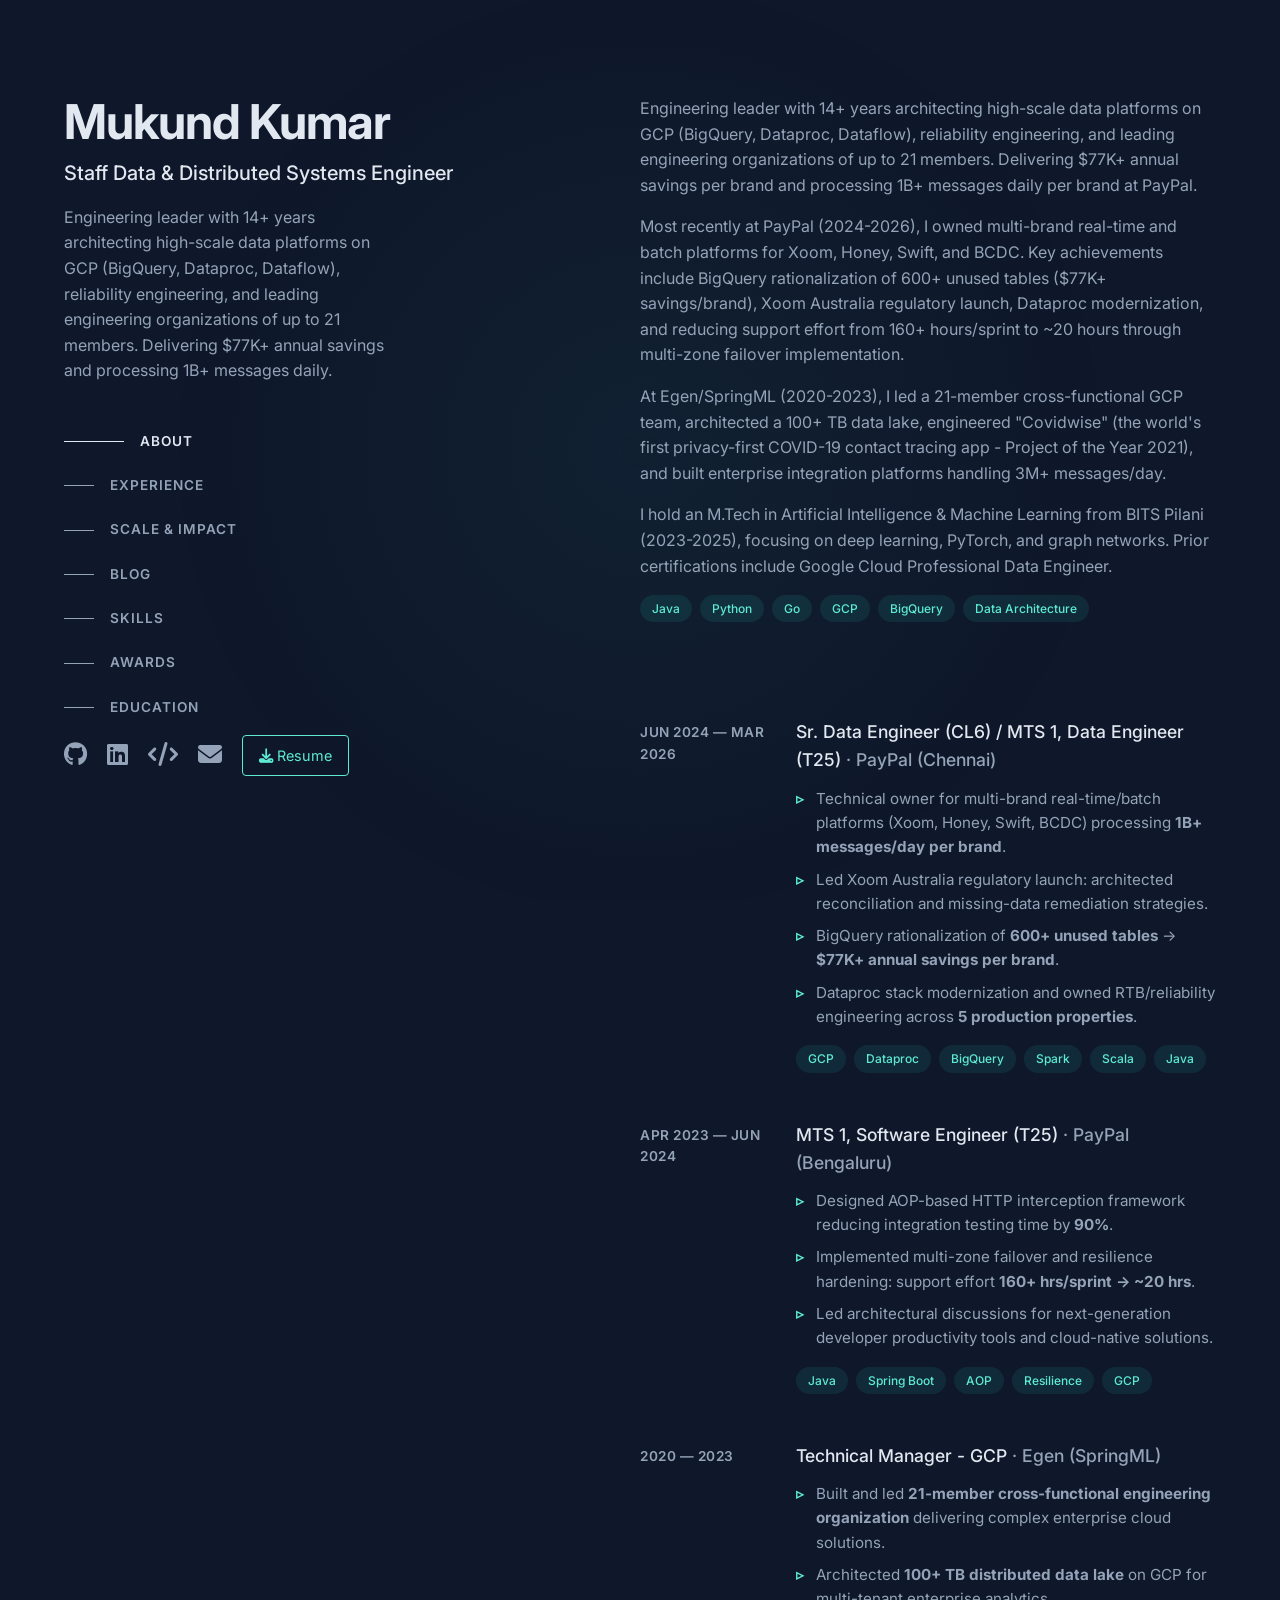
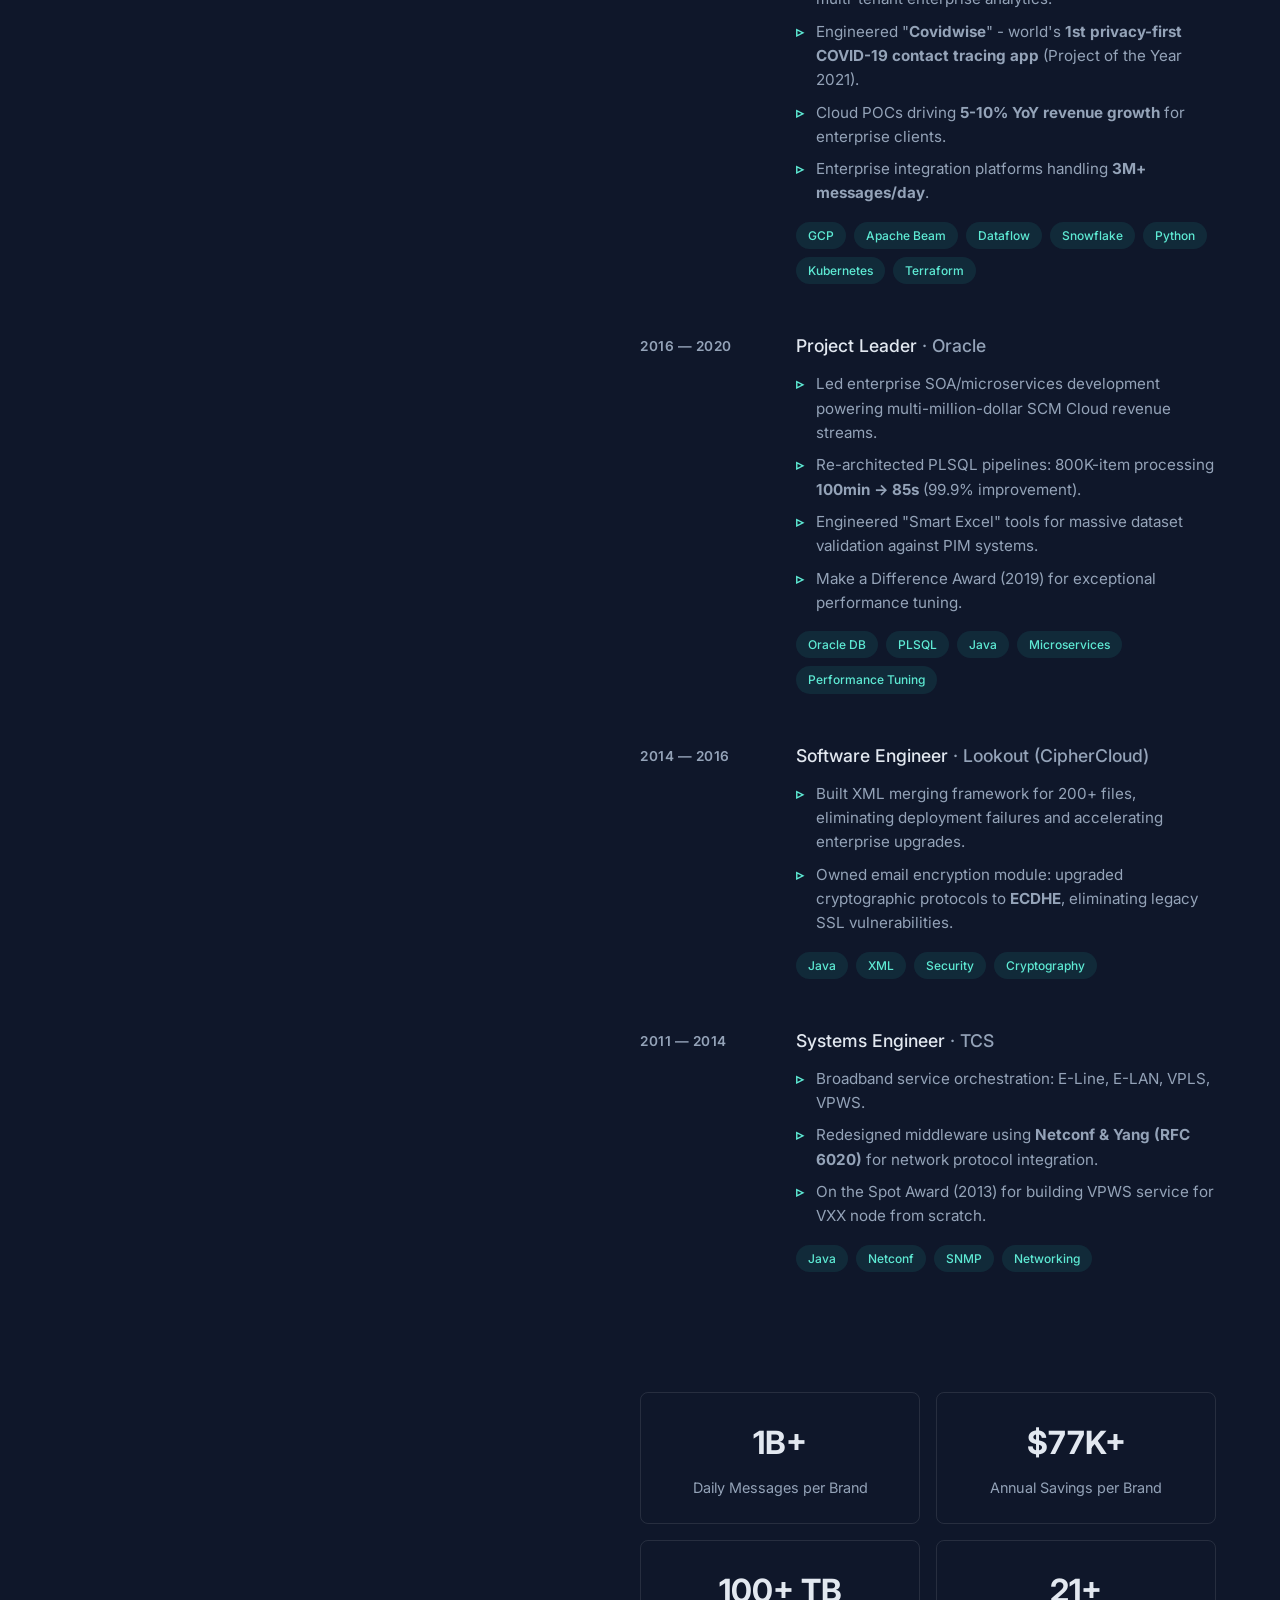
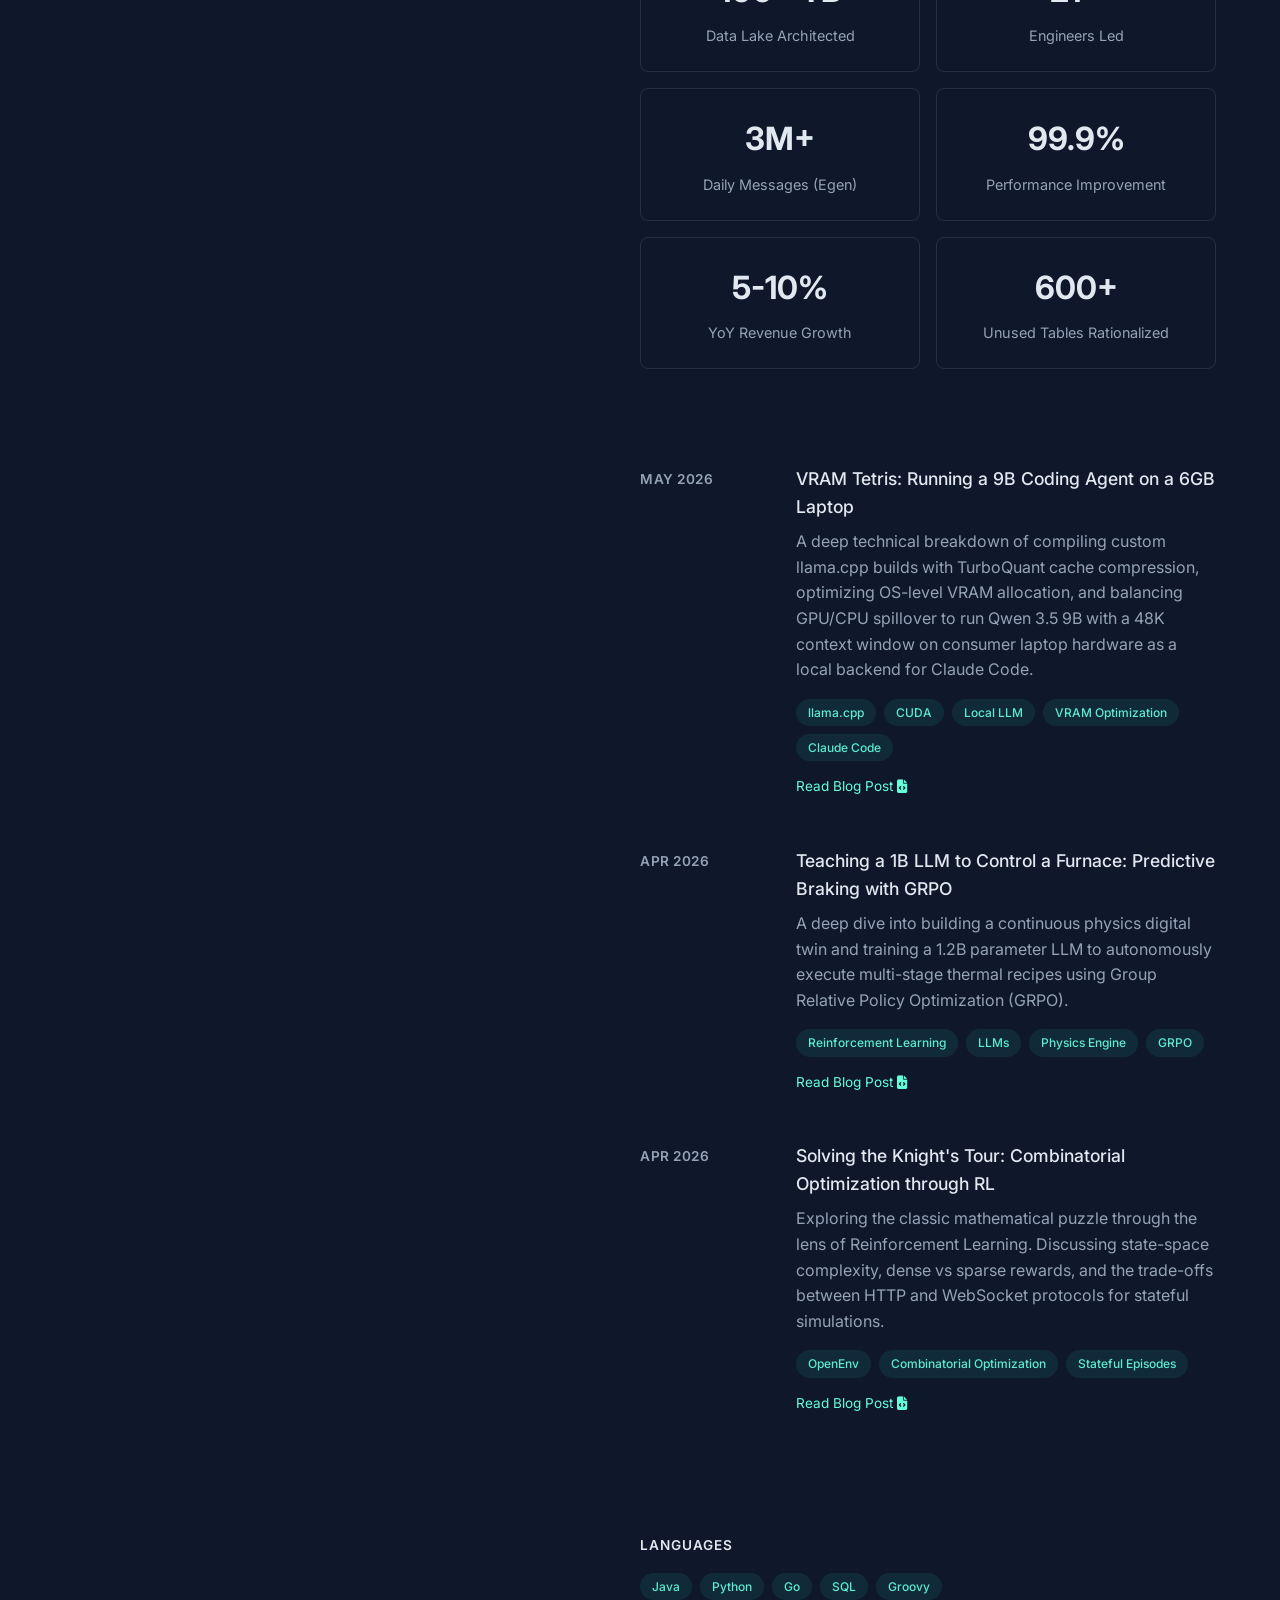
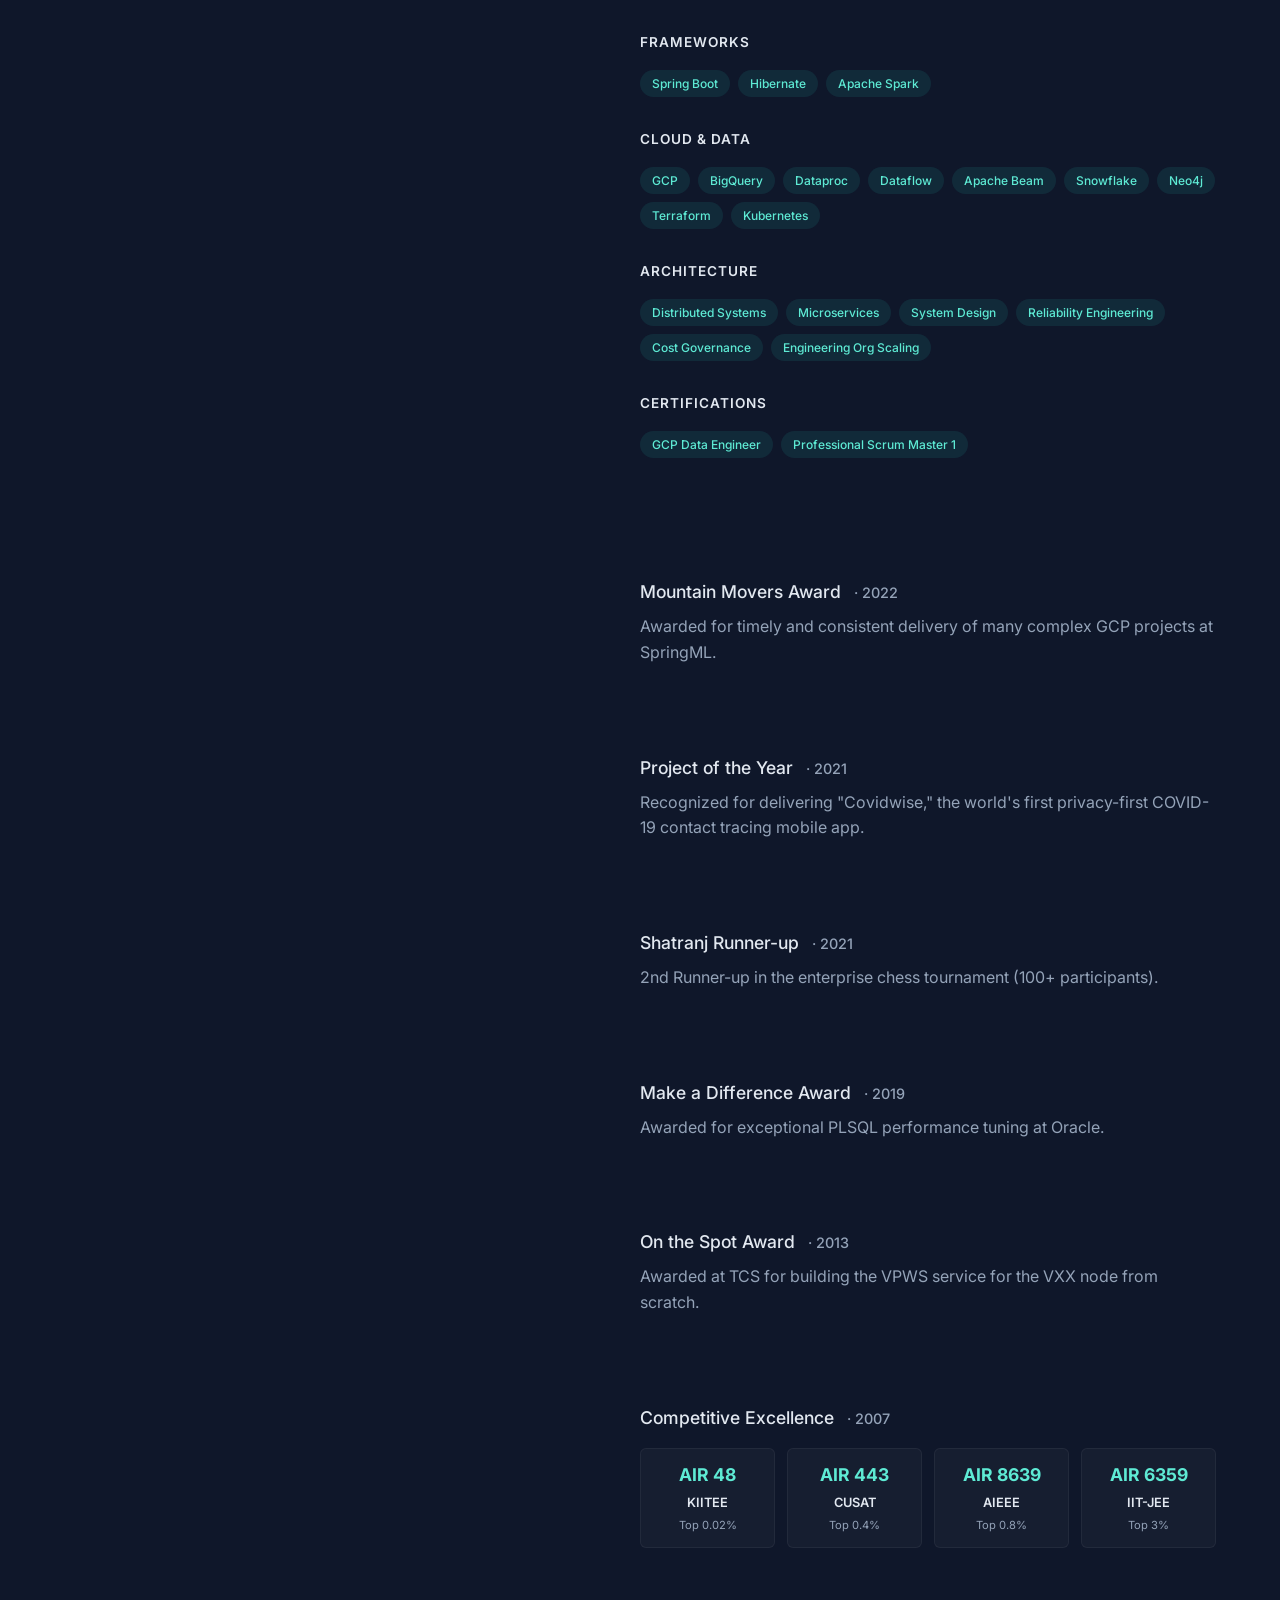
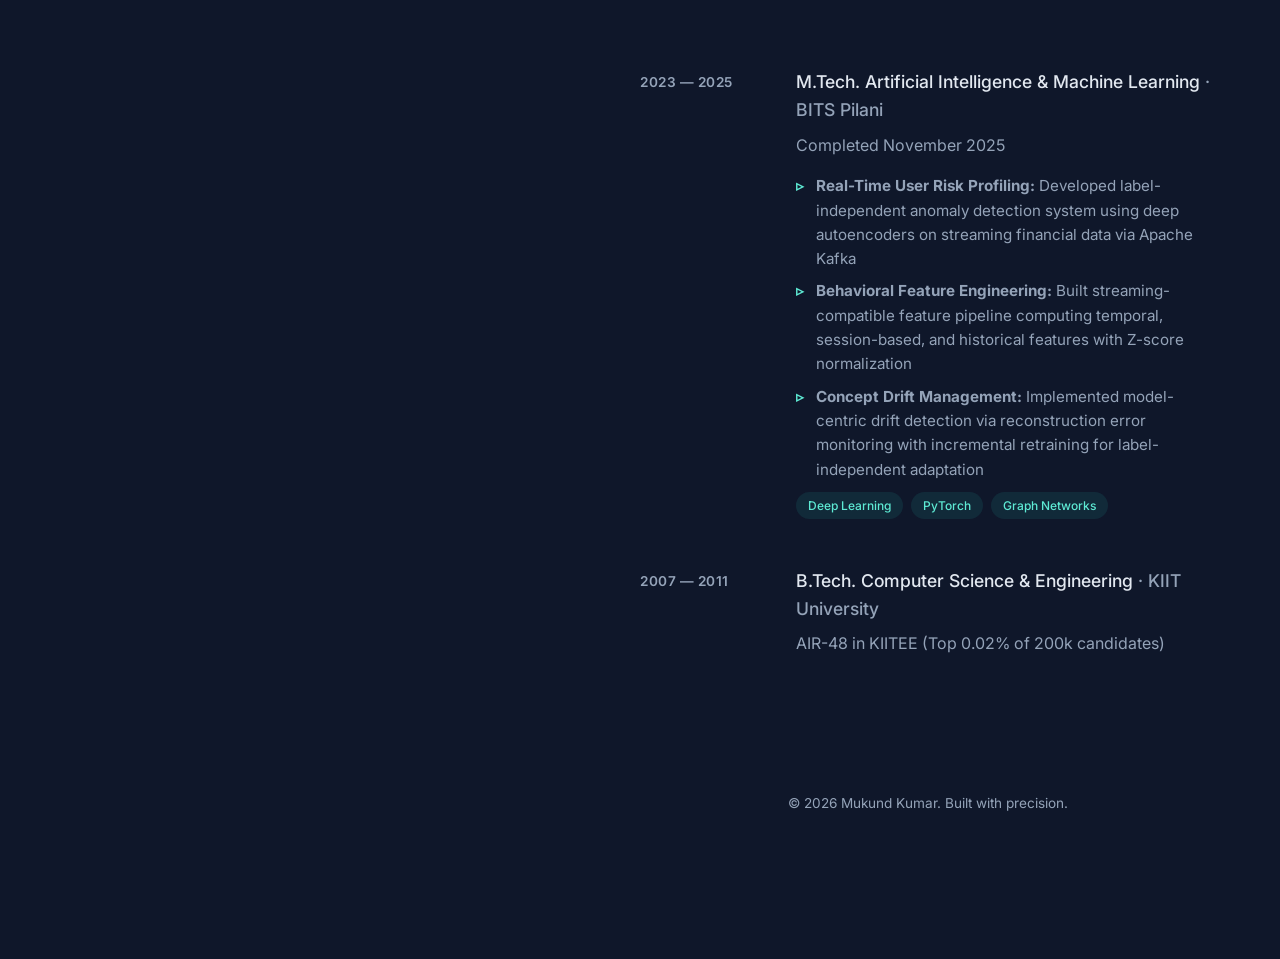
<file: index.html>
<!DOCTYPE html>
<html lang="en">
<head>
    <meta charset="UTF-8">
    <meta name="viewport" content="width=device-width, initial-scale=1.0">
    <title>Mukund Kumar | Staff Data Engineer</title>
   <link rel="stylesheet" href="style.css?v=4">
    <link rel="preconnect" href="https://fonts.googleapis.com">
    <link rel="preconnect" href="https://fonts.gstatic.com" crossorigin>
    <link href="https://fonts.googleapis.com/css2?family=Inter:wght@300;400;500;600;700&display=swap" rel="stylesheet">
    <link rel="stylesheet" href="https://cdnjs.cloudflare.com/ajax/libs/font-awesome/6.4.0/css/all.min.css">
</head>
<body>
    <div id="cursor-glow"></div>
    
    <div class="layout-container">
        <header class="sidebar">
            <div class="sidebar-content">
                <div>
                    <h1>Mukund Kumar</h1>
                    <h2>Staff Data & Distributed Systems Engineer</h2>
                    <p class="bio">Engineering leader with 14+ years architecting high-scale data platforms on GCP (BigQuery, Dataproc, Dataflow), reliability engineering, and leading engineering organizations of up to 21 members. Delivering $77K+ annual savings and processing 1B+ messages daily.</p>
                    
                    <nav class="nav-menu">
                        <ul>
                            <li><a href="#about" class="nav-link active"><span class="nav-indicator"></span>About</a></li>
                            <li><a href="#experience" class="nav-link"><span class="nav-indicator"></span>Experience</a></li>
                            <li><a href="#impact" class="nav-link"><span class="nav-indicator"></span>Scale & Impact</a></li>
                            <li><a href="#blog" class="nav-link"><span class="nav-indicator"></span>Blog</a></li>
                            <li><a href="#skills" class="nav-link"><span class="nav-indicator"></span>Skills</a></li>
                            <li><a href="#awards" class="nav-link"><span class="nav-indicator"></span>Awards</a></li>
                            <li><a href="#education" class="nav-link"><span class="nav-indicator"></span>Education</a></li>
                        </ul>
                    </nav>
                </div>

                <div class="social-links">
                    <a href="https://github.com/mukund-k-sharma" target="_blank" aria-label="GitHub"><i class="fa-brands fa-github"></i></a>
                    <a href="https://www.linkedin.com/in/mukund-kumar-32068137/" target="_blank" aria-label="LinkedIn"><i class="fa-brands fa-linkedin"></i></a>
                    <a href="https://leetcode.com/Mukundnjoy" target="_blank" aria-label="LeetCode"><i class="fa-solid fa-code"></i></a>
                    <a href="mailto:mukundnjoy@gmail.com" aria-label="Email"><i class="fa-solid fa-envelope"></i></a>
                    <a href="Mukund_Kumar___Staff.pdf" class="resume-btn" download><i class="fa-solid fa-download"></i> Resume</a>
                </div>
            </div>
        </header>

        <main class="content">
            
            <section id="about" class="section">
                <p>Engineering leader with 14+ years architecting high-scale data platforms on GCP (BigQuery, Dataproc, Dataflow), reliability engineering, and leading engineering organizations of up to 21 members. Delivering $77K+ annual savings per brand and processing 1B+ messages daily per brand at PayPal.</p>
                <p>Most recently at PayPal (2024-2026), I owned multi-brand real-time and batch platforms for Xoom, Honey, Swift, and BCDC. Key achievements include BigQuery rationalization of 600+ unused tables ($77K+ savings/brand), Xoom Australia regulatory launch, Dataproc modernization, and reducing support effort from 160+ hours/sprint to ~20 hours through multi-zone failover implementation.</p>
                <p>At Egen/SpringML (2020-2023), I led a 21-member cross-functional GCP team, architected a 100+ TB data lake, engineered "Covidwise" (the world's first privacy-first COVID-19 contact tracing app - Project of the Year 2021), and built enterprise integration platforms handling 3M+ messages/day.</p>
                <p>I hold an M.Tech in Artificial Intelligence & Machine Learning from BITS Pilani (2023-2025), focusing on deep learning, PyTorch, and graph networks. Prior certifications include Google Cloud Professional Data Engineer.</p>
                <div class="tech-tags">
                    <span class="tag">Java</span><span class="tag">Python</span><span class="tag">Go</span><span class="tag">GCP</span><span class="tag">BigQuery</span><span class="tag">Data Architecture</span>
                </div>
            </section>

            <section id="experience" class="section">
                <div class="experience-card">
                    <div class="exp-date">Jun 2024 — Mar 2026</div>
                    <div class="exp-details">
                        <h3>Sr. Data Engineer (CL6) / MTS 1, Data Engineer (T25) <span>· PayPal (Chennai)</span></h3>
                        <ul class="exp-list">
                            <li>Technical owner for multi-brand real-time/batch platforms (Xoom, Honey, Swift, BCDC) processing <strong>1B+ messages/day per brand</strong>.</li>
                            <li>Led Xoom Australia regulatory launch: architected reconciliation and missing-data remediation strategies.</li>
                            <li>BigQuery rationalization of <strong>600+ unused tables</strong> → <strong>$77K+ annual savings per brand</strong>.</li>
                            <li>Dataproc stack modernization and owned RTB/reliability engineering across <strong>5 production properties</strong>.</li>
                        </ul>
                        <div class="tech-tags">
                            <span class="tag">GCP</span><span class="tag">Dataproc</span><span class="tag">BigQuery</span><span class="tag">Spark</span><span class="tag">Scala</span><span class="tag">Java</span>
                        </div>

                    </div>
                </div>

                <div class="experience-card">
                    <div class="exp-date">Apr 2023 — Jun 2024</div>
                    <div class="exp-details">
                        <h3>MTS 1, Software Engineer (T25) <span>· PayPal (Bengaluru)</span></h3>
                        <ul class="exp-list">
                            <li>Designed AOP-based HTTP interception framework reducing integration testing time by <strong>90%</strong>.</li>
                            <li>Implemented multi-zone failover and resilience hardening: support effort <strong>160+ hrs/sprint → ~20 hrs</strong>.</li>
                            <li>Led architectural discussions for next-generation developer productivity tools and cloud-native solutions.</li>
                        </ul>
                        <div class="tech-tags">
                            <span class="tag">Java</span><span class="tag">Spring Boot</span><span class="tag">AOP</span><span class="tag">Resilience</span><span class="tag">GCP</span>
                        </div>

                    </div>
                </div>

                <div class="experience-card">
                    <div class="exp-date">2020 — 2023</div>
                    <div class="exp-details">
                        <h3>Technical Manager - GCP <span>· Egen (SpringML)</span></h3>
                        <ul class="exp-list">
                            <li>Built and led <strong>21-member cross-functional engineering organization</strong> delivering complex enterprise cloud solutions.</li>
                            <li>Architected <strong>100+ TB distributed data lake</strong> on GCP for multi-tenant enterprise analytics.</li>
                            <li>Engineered "<strong>Covidwise</strong>" - world's <strong>1st privacy-first COVID-19 contact tracing app</strong> (Project of the Year 2021).</li>
                            <li>Cloud POCs driving <strong>5-10% YoY revenue growth</strong> for enterprise clients.</li>
                            <li>Enterprise integration platforms handling <strong>3M+ messages/day</strong>.</li>
                        </ul>
                        <div class="tech-tags">
                            <span class="tag">GCP</span><span class="tag">Apache Beam</span><span class="tag">Dataflow</span><span class="tag">Snowflake</span><span class="tag">Python</span><span class="tag">Kubernetes</span><span class="tag">Terraform</span>
                        </div>


                    </div>
                </div>

                <div class="experience-card">
                    <div class="exp-date">2016 — 2020</div>
                    <div class="exp-details">
                        <h3>Project Leader <span>· Oracle</span></h3>
                        <ul class="exp-list">
                            <li>Led enterprise SOA/microservices development powering multi-million-dollar SCM Cloud revenue streams.</li>
                            <li>Re-architected PLSQL pipelines: 800K-item processing <strong>100min → 85s</strong> (99.9% improvement).</li>
                            <li>Engineered "Smart Excel" tools for massive dataset validation against PIM systems.</li>
                            <li>Make a Difference Award (2019) for exceptional performance tuning.</li>
                        </ul>
                        <div class="tech-tags">
                            <span class="tag">Oracle DB</span><span class="tag">PLSQL</span><span class="tag">Java</span><span class="tag">Microservices</span><span class="tag">Performance Tuning</span>
                        </div>
                    </div>
                </div>

                <div class="experience-card">
                    <div class="exp-date">2014 — 2016</div>
                    <div class="exp-details">
                        <h3>Software Engineer <span>· Lookout (CipherCloud)</span></h3>
                        <ul class="exp-list">
                            <li>Built XML merging framework for 200+ files, eliminating deployment failures and accelerating enterprise upgrades.</li>
                            <li>Owned email encryption module: upgraded cryptographic protocols to <strong>ECDHE</strong>, eliminating legacy SSL vulnerabilities.</li>
                        </ul>
                        <div class="tech-tags">
                            <span class="tag">Java</span><span class="tag">XML</span><span class="tag">Security</span><span class="tag">Cryptography</span>
                        </div>
                    </div>
                </div>

                <div class="experience-card">
                    <div class="exp-date">2011 — 2014</div>
                    <div class="exp-details">
                        <h3>Systems Engineer <span>· TCS</span></h3>
                        <ul class="exp-list">
                            <li>Broadband service orchestration: E-Line, E-LAN, VPLS, VPWS.</li>
                            <li>Redesigned middleware using <strong>Netconf & Yang (RFC 6020)</strong> for network protocol integration.</li>
                            <li>On the Spot Award (2013) for building VPWS service for VXX node from scratch.</li>
                        </ul>
                        <div class="tech-tags">
                            <span class="tag">Java</span><span class="tag">Netconf</span><span class="tag">SNMP</span><span class="tag">Networking</span>
                        </div>
                    </div>
                </div>
            </section>

            <section id="impact" class="section">
                <div class="impact-grid">
                    <div class="impact-box">
                        <h4>1B+</h4>
                        <p>Daily Messages per Brand</p>
                    </div>
                    <div class="impact-box">
                        <h4>$77K+</h4>
                        <p>Annual Savings per Brand</p>
                    </div>
                    <div class="impact-box">
                        <h4>100+ TB</h4>
                        <p>Data Lake Architected</p>
                    </div>
                    <div class="impact-box">
                        <h4>21+</h4>
                        <p>Engineers Led</p>
                    </div>
                    <div class="impact-box">
                        <h4>3M+</h4>
                        <p>Daily Messages (Egen)</p>
                    </div>
                    <div class="impact-box">
                        <h4>99.9%</h4>
                        <p>Performance Improvement</p>
                    </div>
                    <div class="impact-box">
                        <h4>5-10%</h4>
                        <p>YoY Revenue Growth</p>
                    </div>
                    <div class="impact-box">
                        <h4>600+</h4>
                        <p>Unused Tables Rationalized</p>
                    </div>
                </div>
            </section>

            <section id="blog" class="section">
                <div class="experience-card">
                    <div class="exp-date">May 2026</div>
                    <div class="exp-details">
                        <h3>VRAM Tetris: Running a 9B Coding Agent on a 6GB Laptop</h3>
                        <p>A deep technical breakdown of compiling custom llama.cpp builds with TurboQuant cache compression, optimizing OS-level VRAM allocation, and balancing GPU/CPU spillover to run Qwen 3.5 9B with a 48K context window on consumer laptop hardware as a local backend for Claude Code.</p>
                        <div class="tech-tags">
                            <span class="tag">llama.cpp</span><span class="tag">CUDA</span><span class="tag">Local LLM</span><span class="tag">VRAM Optimization</span><span class="tag">Claude Code</span>
                        </div>
                        <div style="margin-top: 12px;">
                            <a href="blogs/qwen3.5-9B_model_local_LLM.html" target="_blank" style="display: inline-block; color: #64ffda; text-decoration: none; font-size: 0.85rem;">Read Blog Post <i class="fa-solid fa-file-code"></i></a>
                        </div>
                    </div>
                </div>

                <div class="experience-card">
                    <div class="exp-date">Apr 2026</div>
                    <div class="exp-details">
                        <h3>Teaching a 1B LLM to Control a Furnace: Predictive Braking with GRPO</h3>
                        <p>A deep dive into building a continuous physics digital twin and training a 1.2B parameter LLM to autonomously execute multi-stage thermal recipes using Group Relative Policy Optimization (GRPO).</p>
                        <div class="tech-tags">
                            <span class="tag">Reinforcement Learning</span><span class="tag">LLMs</span><span class="tag">Physics Engine</span><span class="tag">GRPO</span>
                        </div>
                        <div style="margin-top: 12px;">
                            <a href="https://github.com/mukund-k-sharma/heat-treatment-scheduler/blob/main/BLOG.md" target="_blank" style="display: inline-block; color: #64ffda; text-decoration: none; font-size: 0.85rem;">Read Blog Post <i class="fa-solid fa-file-code"></i></a>
                        </div>
                    </div>
                </div>

                <div class="experience-card">
                    <div class="exp-date">Apr 2026</div>
                    <div class="exp-details">
                        <h3>Solving the Knight's Tour: Combinatorial Optimization through RL</h3>
                        <p>Exploring the classic mathematical puzzle through the lens of Reinforcement Learning. Discussing state-space complexity, dense vs sparse rewards, and the trade-offs between HTTP and WebSocket protocols for stateful simulations.</p>
                        <div class="tech-tags">
                            <span class="tag">OpenEnv</span><span class="tag">Combinatorial Optimization</span><span class="tag">Stateful Episodes</span>
                        </div>
                        <div style="margin-top: 12px;">
                            <a href="https://github.com/mukund-k-sharma/knights_tour/blob/main/BLOG.md" target="_blank" style="display: inline-block; color: #64ffda; text-decoration: none; font-size: 0.85rem;">Read Blog Post <i class="fa-solid fa-file-code"></i></a>
                        </div>
                    </div>
                </div>
            </section>

            <section id="skills" class="section">
                <div class="skills-container">
                    <div class="skill-category">
                        <h3>Languages</h3>
                        <div class="tech-tags">
                            <span class="tag">Java</span><span class="tag">Python</span><span class="tag">Go</span><span class="tag">SQL</span><span class="tag">Groovy</span>
                        </div>
                    </div>
                    <div class="skill-category">
                        <h3>Frameworks</h3>
                        <div class="tech-tags">
                            <span class="tag">Spring Boot</span><span class="tag">Hibernate</span><span class="tag">Apache Spark</span>
                        </div>
                    </div>
                    <div class="skill-category">
                        <h3>Cloud & Data</h3>
                        <div class="tech-tags">
                            <span class="tag">GCP</span><span class="tag">BigQuery</span><span class="tag">Dataproc</span><span class="tag">Dataflow</span><span class="tag">Apache Beam</span><span class="tag">Snowflake</span><span class="tag">Neo4j</span><span class="tag">Terraform</span><span class="tag">Kubernetes</span>
                        </div>
                    </div>
                    <div class="skill-category">
                        <h3>Architecture</h3>
                        <div class="tech-tags">
                            <span class="tag">Distributed Systems</span><span class="tag">Microservices</span><span class="tag">System Design</span><span class="tag">Reliability Engineering</span><span class="tag">Cost Governance</span><span class="tag">Engineering Org Scaling</span>
                        </div>
                    </div>
                    <div class="skill-category">
                        <h3>Certifications</h3>
                        <div class="tech-tags">
                            <span class="tag">GCP Data Engineer</span><span class="tag">Professional Scrum Master 1</span>
                        </div>
                    </div>
                </div>
            </section>

            <section id="awards" class="section">
                <div class="award-card">
                    <h3>Mountain Movers Award <span>· 2022</span></h3>
                    <p>Awarded for timely and consistent delivery of many complex GCP projects at SpringML.</p>
                </div>
                <div class="award-card">
                    <h3>Project of the Year <span>· 2021</span></h3>
                    <p>Recognized for delivering "Covidwise," the world's first privacy-first COVID-19 contact tracing mobile app.</p>
                </div>
                <div class="award-card">
                    <h3>Shatranj Runner-up <span>· 2021</span></h3>
                    <p>2nd Runner-up in the enterprise chess tournament (100+ participants).</p>
                </div>
                <div class="award-card">
                    <h3>Make a Difference Award <span>· 2019</span></h3>
                    <p>Awarded for exceptional PLSQL performance tuning at Oracle.</p>
                </div>
                <div class="award-card">
                    <h3>On the Spot Award <span>· 2013</span></h3>
                    <p>Awarded at TCS for building the VPWS service for the VXX node from scratch.</p>
                </div>
                <div class="award-card">
                    <h3>Competitive Excellence <span>· 2007</span></h3>
                    <div class="exam-grid">
                        <div class="exam-item">
                            <span class="exam-rank">AIR 48</span>
                            <span class="exam-name">KIITEE</span>
                            <span class="exam-total">Top 0.02%</span>
                        </div>
                        <div class="exam-item">
                            <span class="exam-rank">AIR 443</span>
                            <span class="exam-name">CUSAT</span>
                            <span class="exam-total">Top 0.4%</span>
                        </div>
                        <div class="exam-item">
                            <span class="exam-rank">AIR 8639</span>
                            <span class="exam-name">AIEEE</span>
                            <span class="exam-total">Top 0.8%</span>
                        </div>
                        <div class="exam-item">
                            <span class="exam-rank">AIR 6359</span>
                            <span class="exam-name">IIT-JEE</span>
                            <span class="exam-total">Top 3%</span>
                        </div>
                    </div>
                </div>
            </section>

            <section id="education" class="section">
                <div class="experience-card">
                    <div class="exp-date">2023 — 2025</div>
                    <div class="exp-details">
                        <h3>M.Tech. Artificial Intelligence & Machine Learning <span>· BITS Pilani</span></h3>
                        <p>Completed November 2025</p>
                        <ul class="exp-list" style="margin-top: 8px; margin-bottom: 10px;">
                            <li><strong>Real-Time User Risk Profiling:</strong> Developed label-independent anomaly detection system using deep autoencoders on streaming financial data via Apache Kafka</li>
                            <li><strong>Behavioral Feature Engineering:</strong> Built streaming-compatible feature pipeline computing temporal, session-based, and historical features with Z-score normalization</li>
                            <li><strong>Concept Drift Management:</strong> Implemented model-centric drift detection via reconstruction error monitoring with incremental retraining for label-independent adaptation</li>
                        </ul>
                        <div class="tech-tags" style="margin-top: 10px;">
                            <span class="tag">Deep Learning</span><span class="tag">PyTorch</span><span class="tag">Graph Networks</span>
                        </div>


                    </div>
                </div>
                <div class="experience-card">
                    <div class="exp-date">2007 — 2011</div>
                    <div class="exp-details">
                        <h3>B.Tech. Computer Science & Engineering <span>· KIIT University</span></h3>
                        <p>AIR-48 in KIITEE (Top 0.02% of 200k candidates)</p>
                    </div>
                </div>
            </section>

            <footer class="footer">
                <p>&copy; 2026 Mukund Kumar. Built with precision.</p>
            </footer>

        </main>
    </div>

    <script src="script.js"></script>
</body>
</html>
</file>
<file: style.css>
:root {
    --bg-dark: #0f172a; /* Slate 900 */
    --text-main: #94a3b8; /* Slate 400 */
    --text-light: #e2e8f0; /* Slate 200 */
    --accent: #5eead4; /* Teal 300 */
    --card-hover: rgba(30, 41, 59, 0.5); /* Slate 800 */
}

* {
    margin: 0;
    padding: 0;
    box-sizing: border-box;
}

body {
    background-color: var(--bg-dark);
    color: var(--text-main);
    font-family: 'Inter', sans-serif;
    line-height: 1.6;
    -webkit-font-smoothing: antialiased;
}

/* Mouse Glow Effect */
#cursor-glow {
    position: fixed;
    top: 0;
    left: 0;
    width: 100vw;
    height: 100vh;
    pointer-events: none;
    z-index: 0;
    background: radial-gradient(600px circle at 50% 50%, rgba(45, 212, 191, 0.05), transparent 80%);
}

.layout-container {
    max-width: 1200px;
    margin: 0 auto;
    padding: 0 24px;
    position: relative;
    z-index: 10;
}

/* --- Layout Split --- */
@media (min-width: 1024px) {
    .layout-container {
        display: flex;
        justify-content: space-between;
        gap: 48px;
    }

    .sidebar {
        position: sticky;
        top: 0;
        width: 45%;
        height: 100vh;
        padding: 96px 0;
        display: flex;
        flex-direction: column;
    }

    .content {
        width: 50%;
        padding: 96px 0;
    }
}

/* Mobile Adjustments */
@media (max-width: 1023px) {
    .sidebar {
        padding: 64px 0 32px;
    }
    .content {
        padding-bottom: 64px;
    }
    .nav-menu {
        display: none; /* Hide scroll-spy nav on mobile */
    }
}

/* --- Sidebar Typography --- */
h1 {
    font-size: 3rem;
    font-weight: 700;
    color: var(--text-light);
    letter-spacing: -1px;
    line-height: 1.1;
    margin-bottom: 8px;
}

h2 {
    font-size: 1.25rem;
    font-weight: 500;
    color: var(--text-light);
    margin-bottom: 16px;
}

.bio {
    max-width: 320px;
    margin-bottom: 40px;
}

/* --- Navigation --- */
.nav-menu ul {
    list-style: none;
}

.nav-menu li {
    margin-bottom: 16px;
}

.nav-link {
    display: inline-flex;
    align-items: center;
    color: var(--text-main);
    text-decoration: none;
    font-size: 0.85rem;
    font-weight: 600;
    text-transform: uppercase;
    letter-spacing: 1px;
    transition: color 0.3s;
}

.nav-indicator {
    display: inline-block;
    width: 30px;
    height: 1px;
    background-color: var(--text-main);
    margin-right: 16px;
    transition: width 0.3s, background-color 0.3s;
}

.nav-link:hover, .nav-link.active {
    color: var(--text-light);
}

.nav-link:hover .nav-indicator, .nav-link.active .nav-indicator {
    width: 60px;
    background-color: var(--text-light);
}

/* --- Social & Buttons --- */
.social-links {
    margin-top: auto; /* Pushes to bottom of sticky container */
    display: flex;
    align-items: center;
    gap: 20px;
}

.social-links a {
    color: var(--text-main);
    font-size: 1.5rem;
    transition: color 0.3s;
}

.social-links a:hover {
    color: var(--text-light);
}

.resume-btn {
    font-size: 0.9rem !important;
    text-decoration: none;
    border: 1px solid var(--accent);
    color: var(--accent) !important;
    padding: 8px 16px;
    border-radius: 4px;
    transition: background 0.3s, color 0.3s !important;
}

.resume-btn:hover {
    background: rgba(94, 234, 212, 0.1);
}

/* --- Main Content Sections --- */
.section {
    margin-bottom: 96px;
}

.section p {
    margin-bottom: 16px;
}

/* --- Experience Cards --- */
.experience-card {
    display: grid;
    grid-template-columns: 1fr;
    padding: 24px;
    margin: -24px; /* Offset padding for hover effect */
    border-radius: 8px;
    transition: background 0.3s;
    margin-bottom: 24px;
}

.experience-card:hover {
    background-color: var(--card-hover);
}

.exp-list {
    list-style: none;
    margin-top: 12px;
}

.exp-list li {
    position: relative;
    padding-left: 20px;
    margin-bottom: 8px;
    font-size: 0.95rem;
}

.exp-list li::before {
    content: "▹";
    position: absolute;
    left: 0;
    color: var(--accent);
    font-weight: bold;
}

@media (min-width: 640px) {
    .experience-card {
        grid-template-columns: 1fr 3fr;
        gap: 16px;
    }
}

.exp-date {
    font-size: 0.85rem;
    font-weight: 600;
    text-transform: uppercase;
    letter-spacing: 0.5px;
    margin-top: 4px;
}

.exp-details h3 {
    color: var(--text-light);
    font-size: 1.1rem;
    font-weight: 500;
    margin-bottom: 8px;
}

.exp-details h3 span {
    color: var(--text-main);
}

/* --- Tech Tags --- */
.tech-tags {
    display: flex;
    flex-wrap: wrap;
    gap: 8px;
    margin-top: 16px;
}

.tag {
    background: rgba(45, 212, 191, 0.1);
    color: var(--accent);
    font-size: 0.75rem;
    font-weight: 500;
    padding: 4px 12px;
    border-radius: 999px;
}

/* --- Impact Grid --- */
.impact-grid {
    display: grid;
    grid-template-columns: 1fr 1fr;
    gap: 16px;
}

.impact-box {
    border: 1px solid rgba(255, 255, 255, 0.1);
    padding: 24px;
    border-radius: 8px;
    text-align: center;
}

.impact-box h4 {
    color: var(--text-light);
    font-size: 2rem;
    font-weight: 700;
    margin-bottom: 8px;
}

.impact-box p {
    font-size: 0.9rem;
    margin-bottom: 0;
}

/* --- Award Cards --- */
.award-card {
    padding: 24px;
    margin: 0 -24px 24px -24px;
    border-radius: 8px;
    transition: background 0.3s;
}

.award-card:hover {
    background-color: var(--card-hover);
}

.award-card h3 {
    color: var(--text-light);
    font-size: 1.1rem;
    font-weight: 500;
    margin-bottom: 8px;
}

.award-card h3 span {
    color: var(--text-main);
    font-size: 0.9rem;
    margin-left: 8px;
}

.exam-grid {
    display: grid;
    grid-template-columns: repeat(auto-fit, minmax(130px, 1fr));
    gap: 12px;
    margin-top: 16px;
}

.exam-item {
    background: rgba(255, 255, 255, 0.03);
    padding: 12px;
    border-radius: 6px;
    border: 1px solid rgba(255, 255, 255, 0.05);
    display: flex;
    flex-direction: column;
    align-items: center;
    text-align: center;
}

.exam-rank {
    color: var(--accent);
    font-weight: 700;
    font-size: 1.1rem;
}

.exam-name {
    color: var(--text-light);
    font-size: 0.8rem;
    font-weight: 600;
    text-transform: uppercase;
    margin: 4px 0;
}

.exam-total {
    font-size: 0.7rem;
    color: var(--text-main);
}

/* --- Skills Category --- */
.skill-category {
    margin-bottom: 32px;
}

.skill-category h3 {
    color: var(--text-light);
    font-size: 0.85rem;
    font-weight: 600;
    margin-bottom: 16px;
    text-transform: uppercase;
    letter-spacing: 1px;
}

/* --- Footer --- */
.footer {
    padding-bottom: 48px;
    font-size: 0.85rem;
    text-align: center;
}

/* --- Deep Dive Accordion (Progressive Disclosure UI) --- */
details[open] ~ .deep-dive, details .deep-dive, details deep-dive {
    border: 1px solid rgba(255, 255, 255, 0.15);
    border-radius: 8px;
    margin-top: 32px;
    padding: 32px;
    overflow: hidden;
    background: rgba(255, 255, 255, 0.02);
}

/* Divider strip between sections */
.dive-divider {
    height: 1px;
    background: linear-gradient(90deg, rgba(94, 234, 212, 0.2) 0%, transparent 100%);
    margin: 24px 0 16px 0;
}

/* Deep dive inside .exp-details (Education section) */
.exp-details details[class="deep-dive"] {
    border: 1px solid rgba(255, 255, 255, 0.15);
    border-radius: 8px;
    margin-top: 16px;
    overflow: hidden;
}

.details summary {
    background: rgba(255, 255, 255, 0.03);
    padding: 16px 20px;
    cursor: pointer;
    display: flex;
    align-items: center;
    justify-content: space-between;
    gap: 12px;
    transition: background-color 0.2s ease;
}

.details summary:hover {
    background: rgba(255, 255, 255, 0.06);
}

.details summary::after {
    content: "\f078"; /* FontAwesome chevron-down */
    font-family: "Font Awesome 6 Free";
    font-weight: 900;
    font-size: 0.65rem;
    color: var(--accent);
    transition: transform 0.3s ease;
}

details[open] > summary {
    border-bottom: 1px solid rgba(255, 255, 255, 0.1);
}

details[open] summary::after {
    transform: rotate(180deg);
}

.details .dive-content {
    background: rgba(15, 23, 42, 0.4);
    padding: 32px;
    margin-top: 24px;
    border-radius: 0 0 8px 8px;
    color: var(--text-main);
    font-size: 0.95rem;
    line-height: 1.7;
}

.details .dive-content ul {
    list-style: none;
    margin-top: 32px;
    padding-left: 0;
}

.details .dive-content ul:last-child {
    margin-bottom: 0;
}

.details .dive-content > ul + ul {
    margin-top: 32px;
}

.details .dive-content li {
    position: relative;
    padding-left: 24px;
    margin-bottom: 12px;
    color: var(--text-main);
    font-size: 0.875rem;
    line-height: 1.6;
}

.details .dive-content li:last-child {
    margin-bottom: 0;
}

.details .dive-content h4 {
    color: var(--text-light);
    font-size: 1rem;
    margin-top: 0;
    margin-bottom: 20px;
}

.details .dive-content h4:last-child {
    margin-bottom: 0;
}

.details .dive-content li::before {
    content: "▹";
    position: absolute;
    left: 0;
    color: var(--accent);
    font-size: 0.75rem;
}

/* Icon-based bullet alternative */
.details .dive-content li[data-bullet]::before {
    content: attr(data-bullet);
    font-size: 0.7rem;
}

/* Two-column grid for sections with 6+ items */
.dive-content-grid ul {
    display: grid;
    grid-template-columns: repeat(2, 1fr);
    gap: 16px;
}

/* Make first item span full width for intro */
.dive-content-grid ul > li:first-child {
    grid-column: span 2;
}

.details .dive-content li {
    position: relative;
    padding-left: 16px;
    margin-bottom: 16px;
    color: var(--text-main);
    font-size: 0.9rem;
    line-height: 1.7;
}

/* Blog Link Style (for Experience cards) */
.blog-link {
    color: #64ffda;
    text-decoration: none;
    font-size: 0.9rem;
    font-weight: 500;
}

.blog-link:hover {
    color: var(--accent);
}
</file>
